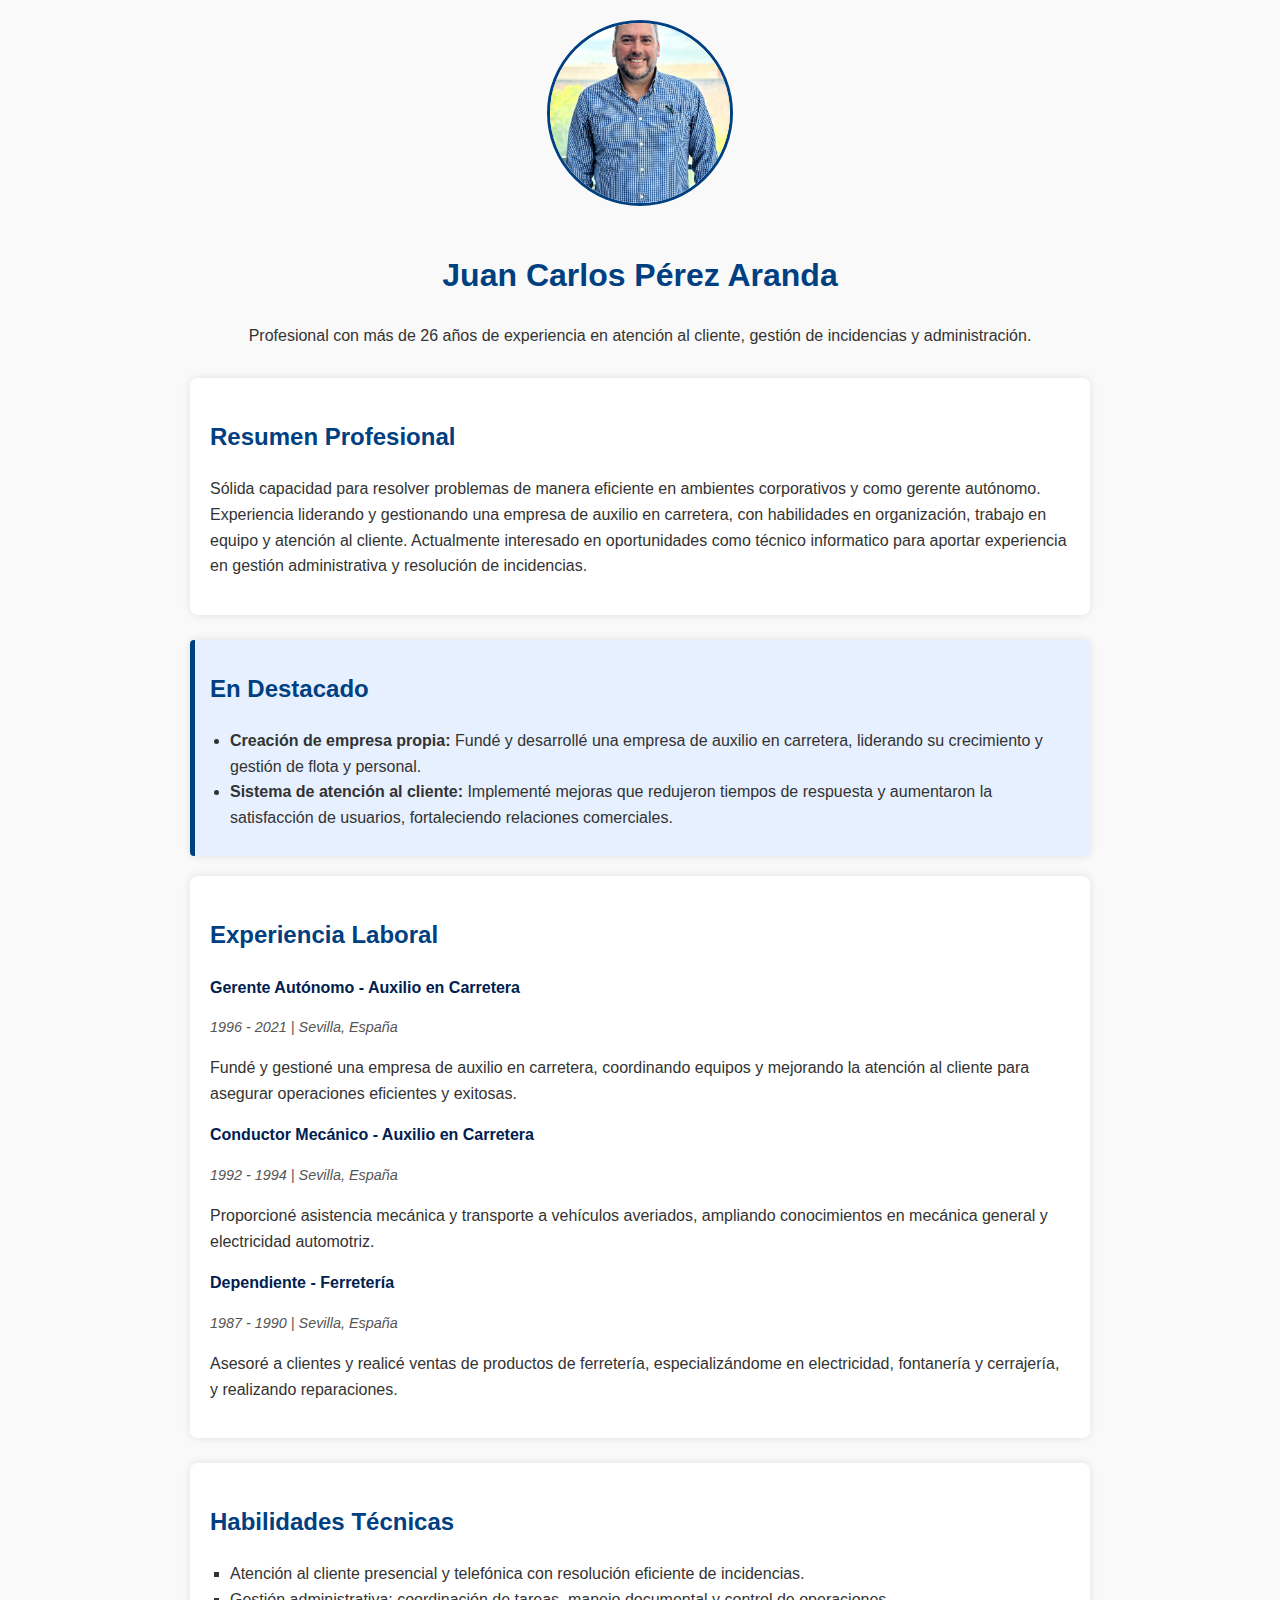
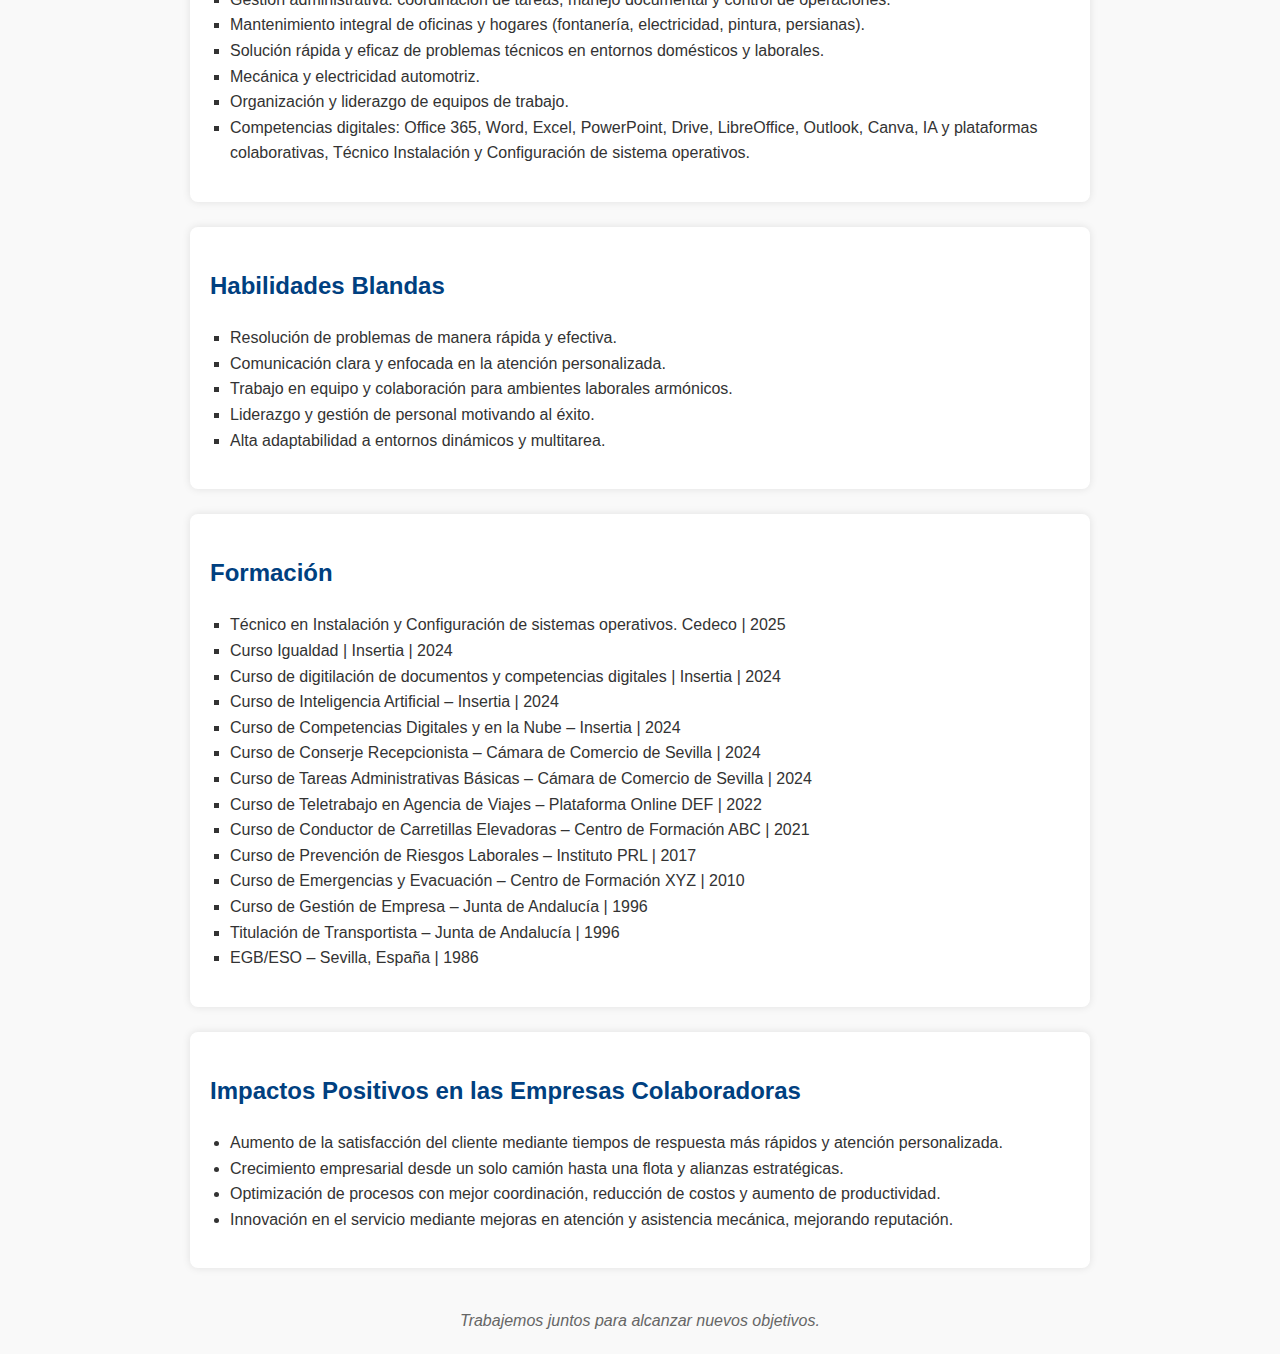
<file: index.html>
<!DOCTYPE html>
<html lang="es">
<head>
  <meta charset="UTF-8" />
  <meta name="viewport" content="width=device-width, initial-scale=1" />
  <title>Currículum Vitae - Juan Carlos Pérez Aranda</title>
  <style>
    body {
      font-family: Arial, sans-serif;
      margin: 20px;
      background: #f9f9f9;
      color: #333;
      max-width: 900px;
      margin-left: auto;
      margin-right: auto;
      line-height: 1.6;
    }
    h1, h2, h3 {
      color: #004080;
    }
    header {
      text-align: center;
      margin-bottom: 30px;
    }
    .photo {
      width: 180px;
      height: 180px;
      object-fit: cover;
      border-radius: 50%;
      border: 3px solid #004080;
      margin-bottom: 15px;
    }
    section {
      background: white;
      padding: 20px;
      margin-bottom: 25px;
      border-radius: 8px;
      box-shadow: 0 0 8px rgba(0,0,0,0.1);
    }
    ul {
      padding-left: 20px;
    }
    .highlight {
      background-color: #e6f0ff;
      border-left: 5px solid #004080;
      padding: 10px 15px;
      margin-bottom: 20px;
      border-radius: 4px;
    }
    .job-title {
      font-weight: bold;
      color: #002050;
    }
    .dates-location {
      font-style: italic;
      color: #555;
      font-size: 0.9em;
      margin-bottom: 10px;
    }
    .skills-list, .education-list {
      list-style-type: square;
    }
    footer {
      text-align: center;
      margin-top: 40px;
      font-style: italic;
      color: #666;
    }
  </style>
</head>
<body>
  <header>
    <img src="Juan Carlos.jpg" alt="Foto de Juan Carlos Pérez Aranda" class="photo" />
    <h1>Juan Carlos Pérez Aranda</h1>
    <p>Profesional con más de 26 años de experiencia en atención al cliente, gestión de incidencias y administración.</p>
  </header>

  <section>
    <h2>Resumen Profesional</h2>
    <p>Sólida capacidad para resolver problemas de manera eficiente en ambientes corporativos y como gerente autónomo. Experiencia liderando y gestionando una empresa de auxilio en carretera, con habilidades en organización, trabajo en equipo y atención al cliente. Actualmente interesado en oportunidades como técnico informatico para aportar experiencia en gestión administrativa y resolución de incidencias.</p>
  </section>

  <section class="highlight">
    <h2>En Destacado</h2>
    <ul>
      <li><strong>Creación de empresa propia:</strong> Fundé y desarrollé una empresa de auxilio en carretera, liderando su crecimiento y gestión de flota y personal.</li>
      <li><strong>Sistema de atención al cliente:</strong> Implementé mejoras que redujeron tiempos de respuesta y aumentaron la satisfacción de usuarios, fortaleciendo relaciones comerciales.</li>
    </ul>
  </section>

  <section>
    <h2>Experiencia Laboral</h2>

    <article>
      <p class="job-title">Gerente Autónomo - Auxilio en Carretera</p>
      <p class="dates-location">1996 - 2021 | Sevilla, España</p>
      <p>Fundé y gestioné una empresa de auxilio en carretera, coordinando equipos y mejorando la atención al cliente para asegurar operaciones eficientes y exitosas.</p>
    </article>

    <article>
      <p class="job-title">Conductor Mecánico - Auxilio en Carretera</p>
      <p class="dates-location">1992 - 1994 | Sevilla, España</p>
      <p>Proporcioné asistencia mecánica y transporte a vehículos averiados, ampliando conocimientos en mecánica general y electricidad automotriz.</p>
    </article>

    <article>
      <p class="job-title">Dependiente - Ferretería</p>
      <p class="dates-location">1987 - 1990 | Sevilla, España</p>
      <p>Asesoré a clientes y realicé ventas de productos de ferretería, especializándome en electricidad, fontanería y cerrajería, y realizando reparaciones.</p>
    </article>
  </section>

  <section>
    <h2>Habilidades Técnicas</h2>
    <ul class="skills-list">
      <li>Atención al cliente presencial y telefónica con resolución eficiente de incidencias.</li>
      <li>Gestión administrativa: coordinación de tareas, manejo documental y control de operaciones.</li>
      <li>Mantenimiento integral de oficinas y hogares (fontanería, electricidad, pintura, persianas).</li>
      <li>Solución rápida y eficaz de problemas técnicos en entornos domésticos y laborales.</li>
      <li>Mecánica y electricidad automotriz.</li>
      <li>Organización y liderazgo de equipos de trabajo.</li>
      <li>Competencias digitales: Office 365, Word, Excel, PowerPoint, Drive, LibreOffice, Outlook, Canva, IA y plataformas colaborativas, Técnico Instalación y Configuración de sistema operativos.</li>
    </ul>
  </section>

  <section>
    <h2>Habilidades Blandas</h2>
    <ul class="skills-list">
      <li>Resolución de problemas de manera rápida y efectiva.</li>
      <li>Comunicación clara y enfocada en la atención personalizada.</li>
      <li>Trabajo en equipo y colaboración para ambientes laborales armónicos.</li>
      <li>Liderazgo y gestión de personal motivando al éxito.</li>
      <li>Alta adaptabilidad a entornos dinámicos y multitarea.</li>
    </ul>
  </section>

  <section>
    <h2>Formación</h2>
    <ul class="education-list">
      <li>Técnico en Instalación y Configuración de sistemas operativos. Cedeco | 2025</li>
      <li>Curso Igualdad | Insertia | 2024</li>
      <li>Curso de digitilación de documentos y competencias digitales | Insertia | 2024</li>
      <li>Curso de Inteligencia Artificial – Insertia | 2024</li>
      <li>Curso de Competencias Digitales y en la Nube – Insertia | 2024</li>
      <li>Curso de Conserje Recepcionista – Cámara de Comercio de Sevilla | 2024</li>
      <li>Curso de Tareas Administrativas Básicas – Cámara de Comercio de Sevilla | 2024</li>
      <li>Curso de Teletrabajo en Agencia de Viajes – Plataforma Online DEF | 2022</li>
      <li>Curso de Conductor de Carretillas Elevadoras – Centro de Formación ABC | 2021</li>
      <li>Curso de Prevención de Riesgos Laborales – Instituto PRL | 2017</li>
      <li>Curso de Emergencias y Evacuación – Centro de Formación XYZ | 2010</li>
      <li>Curso de Gestión de Empresa – Junta de Andalucía | 1996</li>
      <li>Titulación de Transportista – Junta de Andalucía | 1996</li>
      <li>EGB/ESO – Sevilla, España | 1986</li>
      
      
      
      
      
      
      
      
    
      
    </ul>
  </section>

  <section>
    <h2>Impactos Positivos en las Empresas Colaboradoras</h2>
    <ul>
      <li>Aumento de la satisfacción del cliente mediante tiempos de respuesta más rápidos y atención personalizada.</li>
      <li>Crecimiento empresarial desde un solo camión hasta una flota y alianzas estratégicas.</li>
      <li>Optimización de procesos con mejor coordinación, reducción de costos y aumento de productividad.</li>
      <li>Innovación en el servicio mediante mejoras en atención y asistencia mecánica, mejorando reputación.</li>
    </ul>
  </section>

  <footer>
    <p>Trabajemos juntos para alcanzar nuevos objetivos.</p>
  </footer>
</body>
</html>
</file>
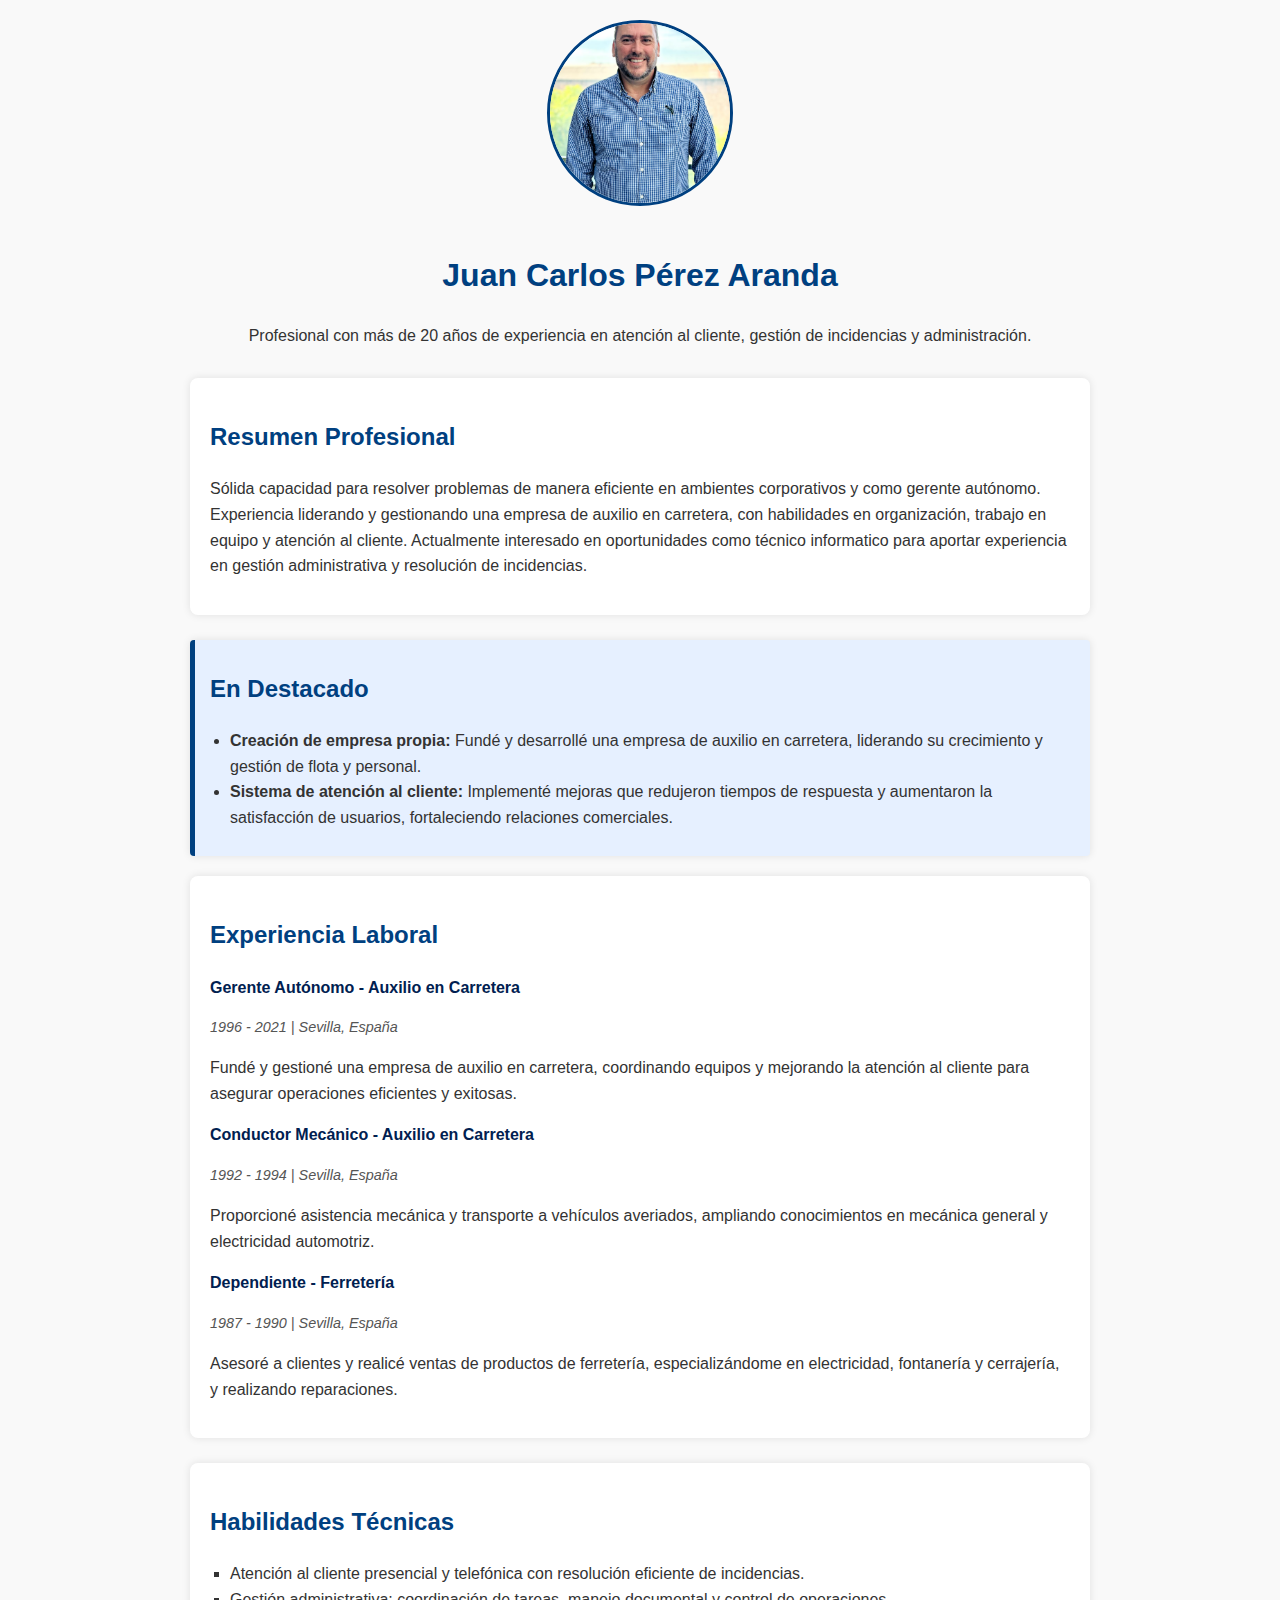
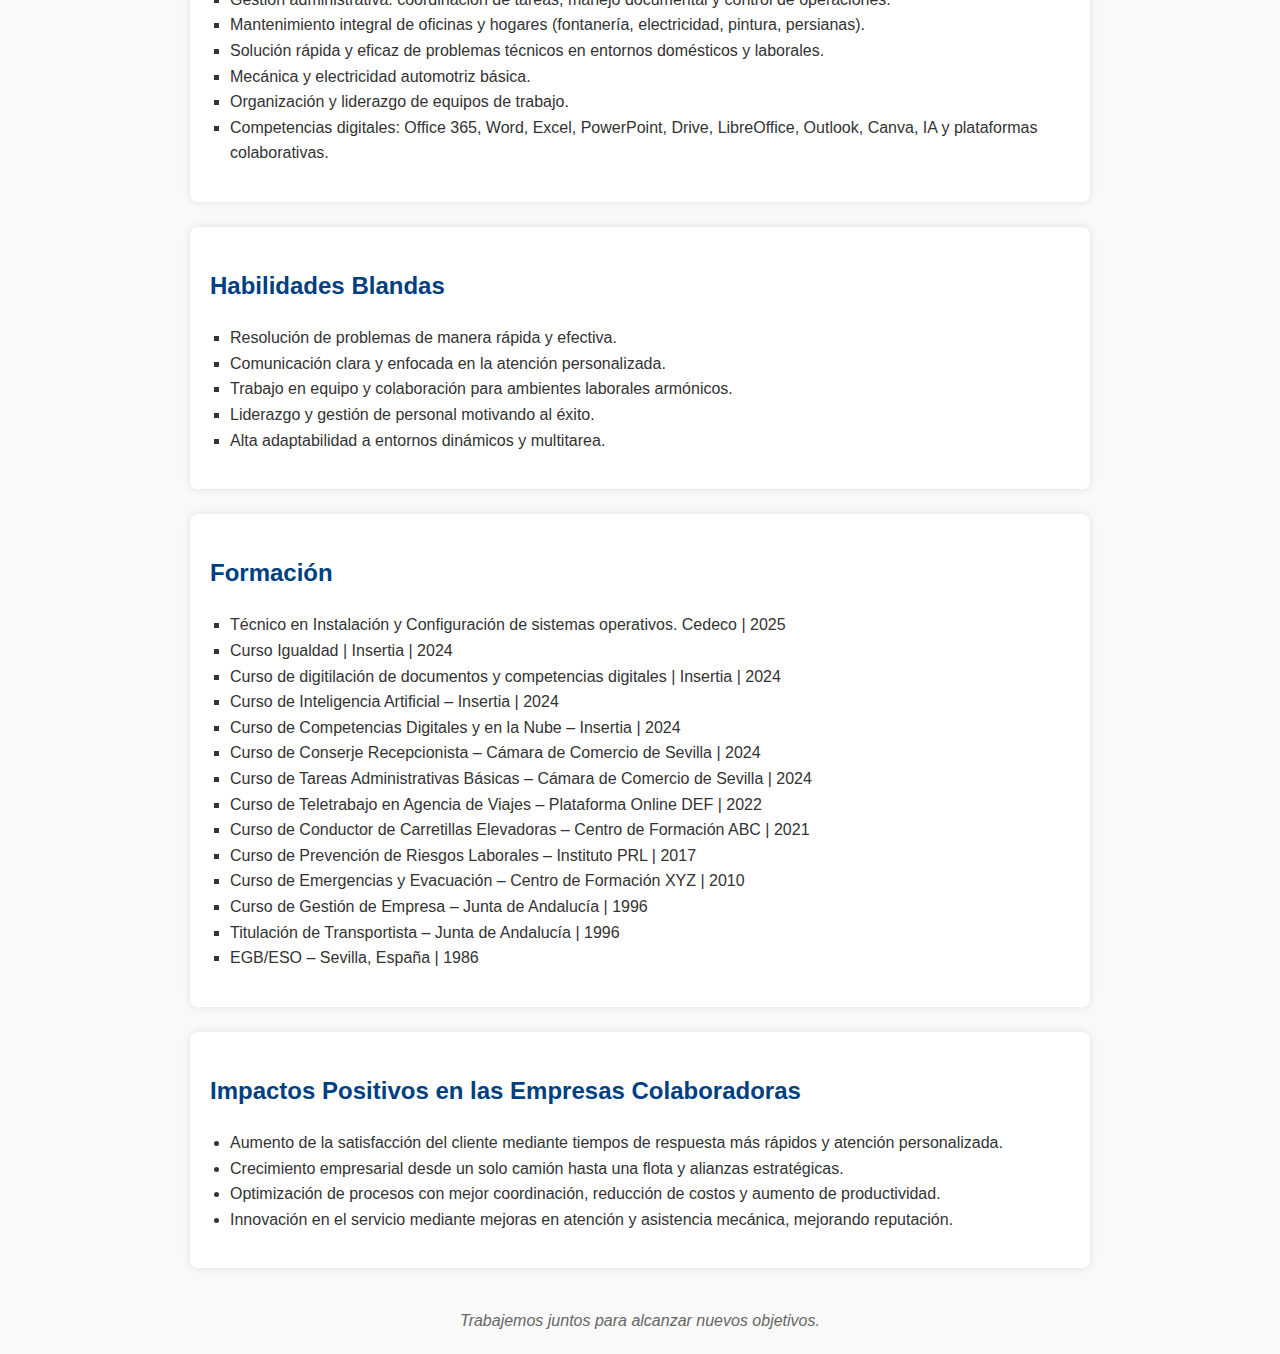
<file: pagina web/index.html>
<!DOCTYPE html>
<html lang="es">
<head>
  <meta charset="UTF-8" />
  <meta name="viewport" content="width=device-width, initial-scale=1" />
  <title>Currículum Vitae - Juan Carlos Pérez Aranda</title>
  <style>
    body {
      font-family: Arial, sans-serif;
      margin: 20px;
      background: #f9f9f9;
      color: #333;
      max-width: 900px;
      margin-left: auto;
      margin-right: auto;
      line-height: 1.6;
    }
    h1, h2, h3 {
      color: #004080;
    }
    header {
      text-align: center;
      margin-bottom: 30px;
    }
    .photo {
      width: 180px;
      height: 180px;
      object-fit: cover;
      border-radius: 50%;
      border: 3px solid #004080;
      margin-bottom: 15px;
    }
    section {
      background: white;
      padding: 20px;
      margin-bottom: 25px;
      border-radius: 8px;
      box-shadow: 0 0 8px rgba(0,0,0,0.1);
    }
    ul {
      padding-left: 20px;
    }
    .highlight {
      background-color: #e6f0ff;
      border-left: 5px solid #004080;
      padding: 10px 15px;
      margin-bottom: 20px;
      border-radius: 4px;
    }
    .job-title {
      font-weight: bold;
      color: #002050;
    }
    .dates-location {
      font-style: italic;
      color: #555;
      font-size: 0.9em;
      margin-bottom: 10px;
    }
    .skills-list, .education-list {
      list-style-type: square;
    }
    footer {
      text-align: center;
      margin-top: 40px;
      font-style: italic;
      color: #666;
    }
  </style>
</head>
<body>
  <header>
    <img src="../Juan Carlos.jpg" alt="Foto de Juan Carlos Pérez Aranda" class="photo" />
    <h1>Juan Carlos Pérez Aranda</h1>
    <p>Profesional con más de 20 años de experiencia en atención al cliente, gestión de incidencias y administración.</p>
  </header>

  <section>
    <h2>Resumen Profesional</h2>
    <p>Sólida capacidad para resolver problemas de manera eficiente en ambientes corporativos y como gerente autónomo. Experiencia liderando y gestionando una empresa de auxilio en carretera, con habilidades en organización, trabajo en equipo y atención al cliente. Actualmente interesado en oportunidades como técnico informatico para aportar experiencia en gestión administrativa y resolución de incidencias.</p>
  </section>

  <section class="highlight">
    <h2>En Destacado</h2>
    <ul>
      <li><strong>Creación de empresa propia:</strong> Fundé y desarrollé una empresa de auxilio en carretera, liderando su crecimiento y gestión de flota y personal.</li>
      <li><strong>Sistema de atención al cliente:</strong> Implementé mejoras que redujeron tiempos de respuesta y aumentaron la satisfacción de usuarios, fortaleciendo relaciones comerciales.</li>
    </ul>
  </section>

  <section>
    <h2>Experiencia Laboral</h2>

    <article>
      <p class="job-title">Gerente Autónomo - Auxilio en Carretera</p>
      <p class="dates-location">1996 - 2021 | Sevilla, España</p>
      <p>Fundé y gestioné una empresa de auxilio en carretera, coordinando equipos y mejorando la atención al cliente para asegurar operaciones eficientes y exitosas.</p>
    </article>

    <article>
      <p class="job-title">Conductor Mecánico - Auxilio en Carretera</p>
      <p class="dates-location">1992 - 1994 | Sevilla, España</p>
      <p>Proporcioné asistencia mecánica y transporte a vehículos averiados, ampliando conocimientos en mecánica general y electricidad automotriz.</p>
    </article>

    <article>
      <p class="job-title">Dependiente - Ferretería</p>
      <p class="dates-location">1987 - 1990 | Sevilla, España</p>
      <p>Asesoré a clientes y realicé ventas de productos de ferretería, especializándome en electricidad, fontanería y cerrajería, y realizando reparaciones.</p>
    </article>
  </section>

  <section>
    <h2>Habilidades Técnicas</h2>
    <ul class="skills-list">
      <li>Atención al cliente presencial y telefónica con resolución eficiente de incidencias.</li>
      <li>Gestión administrativa: coordinación de tareas, manejo documental y control de operaciones.</li>
      <li>Mantenimiento integral de oficinas y hogares (fontanería, electricidad, pintura, persianas).</li>
      <li>Solución rápida y eficaz de problemas técnicos en entornos domésticos y laborales.</li>
      <li>Mecánica y electricidad automotriz básica.</li>
      <li>Organización y liderazgo de equipos de trabajo.</li>
      <li>Competencias digitales: Office 365, Word, Excel, PowerPoint, Drive, LibreOffice, Outlook, Canva, IA y plataformas colaborativas.</li>
    </ul>
  </section>

  <section>
    <h2>Habilidades Blandas</h2>
    <ul class="skills-list">
      <li>Resolución de problemas de manera rápida y efectiva.</li>
      <li>Comunicación clara y enfocada en la atención personalizada.</li>
      <li>Trabajo en equipo y colaboración para ambientes laborales armónicos.</li>
      <li>Liderazgo y gestión de personal motivando al éxito.</li>
      <li>Alta adaptabilidad a entornos dinámicos y multitarea.</li>
    </ul>
  </section>

  <section>
    <h2>Formación</h2>
    <ul class="education-list">
      <li>Técnico en Instalación y Configuración de sistemas operativos. Cedeco | 2025</li>
      <li>Curso Igualdad | Insertia | 2024</li>
      <li>Curso de digitilación de documentos y competencias digitales | Insertia | 2024</li>
      <li>Curso de Inteligencia Artificial – Insertia | 2024</li>
      <li>Curso de Competencias Digitales y en la Nube – Insertia | 2024</li>
      <li>Curso de Conserje Recepcionista – Cámara de Comercio de Sevilla | 2024</li>
      <li>Curso de Tareas Administrativas Básicas – Cámara de Comercio de Sevilla | 2024</li>
      <li>Curso de Teletrabajo en Agencia de Viajes – Plataforma Online DEF | 2022</li>
      <li>Curso de Conductor de Carretillas Elevadoras – Centro de Formación ABC | 2021</li>
      <li>Curso de Prevención de Riesgos Laborales – Instituto PRL | 2017</li>
      <li>Curso de Emergencias y Evacuación – Centro de Formación XYZ | 2010</li>
      <li>Curso de Gestión de Empresa – Junta de Andalucía | 1996</li>
      <li>Titulación de Transportista – Junta de Andalucía | 1996</li>
      <li>EGB/ESO – Sevilla, España | 1986</li>
      
      
      
      
      
      
      
      
    
      
    </ul>
  </section>

  <section>
    <h2>Impactos Positivos en las Empresas Colaboradoras</h2>
    <ul>
      <li>Aumento de la satisfacción del cliente mediante tiempos de respuesta más rápidos y atención personalizada.</li>
      <li>Crecimiento empresarial desde un solo camión hasta una flota y alianzas estratégicas.</li>
      <li>Optimización de procesos con mejor coordinación, reducción de costos y aumento de productividad.</li>
      <li>Innovación en el servicio mediante mejoras en atención y asistencia mecánica, mejorando reputación.</li>
    </ul>
  </section>

  <footer>
    <p>Trabajemos juntos para alcanzar nuevos objetivos.</p>
  </footer>
</body>
</html>
</file>
